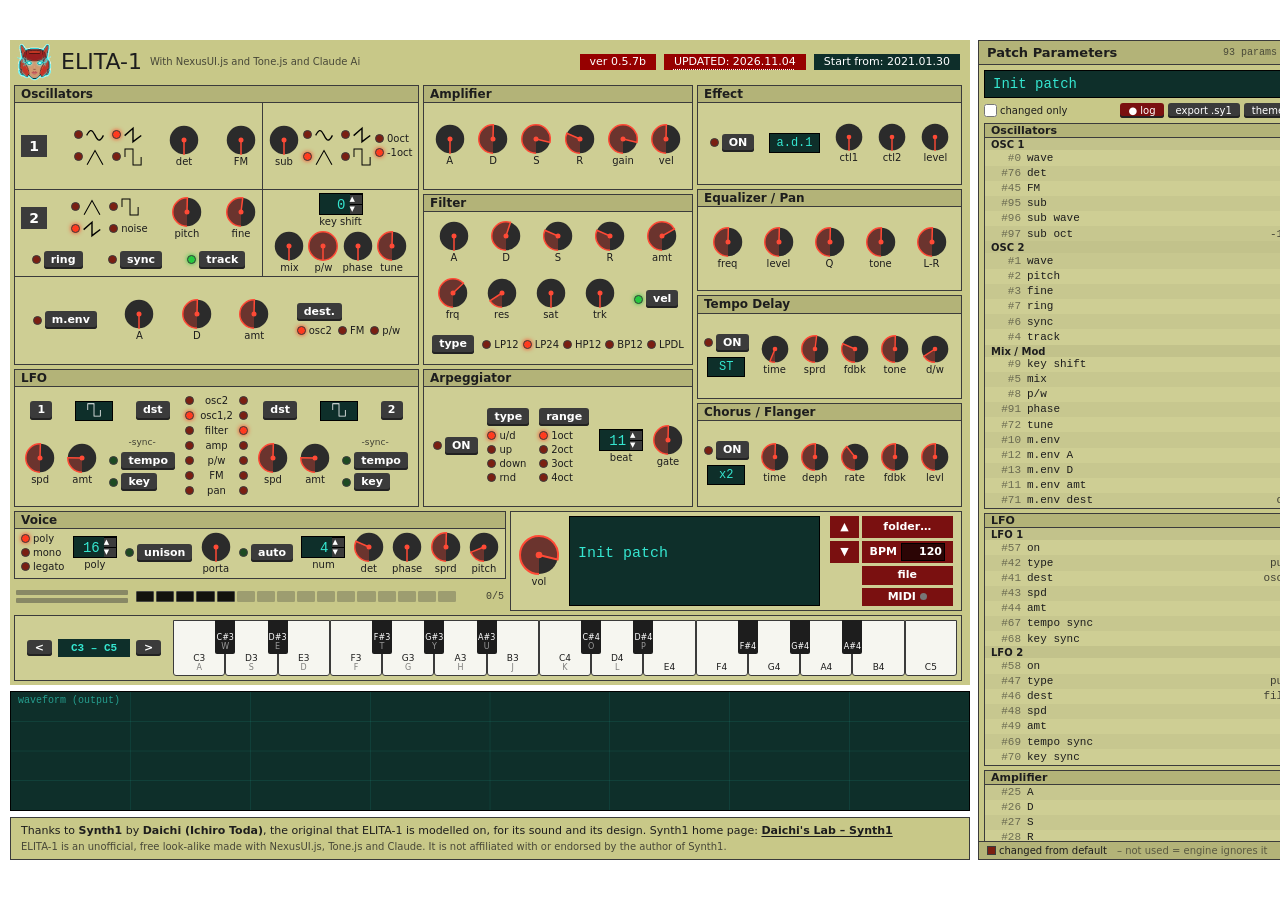
<file: index.html>
<!DOCTYPE html>
<html lang="en">
  <head>
    <meta charset="utf-8">
    <link rel="stylesheet" type="text/css" href="css/reset.css">
    <link rel="stylesheet" type="text/css" href="css/style.css">
    <link rel="stylesheet" type="text/css" href="css/compact.css">
    <link rel="stylesheet" type="text/css" href="css/params.css">
    <link rel="stylesheet" type="text/css" href="css/themes.css">
    <link rel="stylesheet" type="text/css" href="css/voiceind.css">
    <title>ELITA-1</title>
  </head>
  <body>
   <div id="stage">
    <div id="main">
    <div id="elita1">
      <div id="title">
        <span><img src="img/e1.png" alt="ELITA-1 icon" width="37" height="37"></span>
        <h1 class="fs2em">ELITA-1</h1>
        <h2 class="description">With NexusUI.js and Tone.js and Claude Ai</h2>
        <h3 class="version">ver 0.5.7b</h3>
        <h3 class="date">UPDATED: 2026.11.04</h3>
        <h3 class="date_old">Start from: 2021.01.30</h3>
      </div>

      <div id="table-cell01">
        <div id="oscillators"><h2 class="h2-label">Oscillators</h2></div>
        <div id="lfo"><h2 class="h2-label">LFO</h2></div>
      </div>
      <div id="table-cell02">
        <div id="amplifier"><h2 class="h2-label">Amplifier</h2></div>
        <div id="filter"><h2 class="h2-label">Filter</h2></div>
        <div id="arpeggiator"><h2 class="h2-label">Arpeggiator</h2></div>
      </div>
      <div id="table-cell03">
        <div id="effect"><h2 class="h2-label">Effect</h2></div>
        <div id="equalizer-pan"><h2 class="h2-label">Equalizer / Pan</h2></div>
        <div id="tempo-delay"><h2 class="h2-label">Tempo Delay</h2></div>
        <div id="chrous-flanger"><h2 class="h2-label">Chorus / Flanger</h2></div>
      </div>

      <div id="bottom">
        <div id="vcol"><div id="voice"><h2 class="h2-label">Voice</h2></div><div id="vind"></div></div>
        <div id="patchbox">
          <div id="vol"></div>
          <div id="lcdbox"><div id="pline"><span id="pname">Init patch</span><span id="pidx"></span></div><div id="pinfo">&nbsp;</div></div>
          <div id="pbtns">
            <div id="pnav"><button type="button" class="btn" id="pnext" title="next patch (↑ key)">▲</button><button type="button" class="btn" id="pprev" title="previous patch (↓ key)">▼</button></div>
            <button type="button" class="btn" id="dirbtn" title="choose a folder of .sy1 files">folder…</button>
            <span class="btn bpmbox" title="tempo for LFO tempo-sync and Delay time (Synth1 takes it from the host)">BPM <input id="bpm" type="text" inputmode="numeric" maxlength="3" value="120" autocomplete="off" spellcheck="false"></span>
            <label class="btn">file<input id="file" type="file" accept=".sy1"></label>
          </div>
          <input id="dirin" type="file" webkitdirectory multiple hidden>
        </div>
      </div>
      <div id="keybar">
        <div id="kbinfo"><button type="button" class="sb" id="octdn">&lt;</button><b id="oct"></b><button type="button" class="sb" id="octup">&gt;</button></div>
        <div id="kb"></div>
      </div>
    </div>
    <div id="scopebox"><canvas id="scope" width="1920" height="240"></canvas><span id="scopelbl">waveform (output)</span></div>
    <footer id="credits">
      <p>Thanks to <b>Synth1</b> by <b>Daichi (Ichiro Toda)</b>, the original that ELITA-1 is modelled on, for its sound and its design.
        Synth1 home page: <a href="https://daichilab.sakura.ne.jp/softsynth/index.html" target="_blank" rel="noopener noreferrer">Daichi's Lab &ndash; Synth1</a></p>
      <p class="small">ELITA-1 is an unofficial, free look-alike made with NexusUI.js, Tone.js and Claude. It is not affiliated with or endorsed by the author of Synth1.</p>
    </footer>
    </div>
    <aside id="plist" aria-label="patch parameters"></aside>
   </div>
    <script src="js/loader.js"></script>   <!-- picks the sound engine (Settings > Sound engine) and writes the script tags for it: the C++ / Wasm core, or the Tone.js engine -->
  </body>
</html>
</file>
<file: css/style.css>
@charset "utf-8";
:root{ --bg:#C8C888; --hd:#b3b378; --ink:#1d1d1d; --dk:#3b3b3b; --lcd:#0e2f2a; --lcdf:#35e6d0; --led:#7a1f12; --on:#ff3b1f; --grn:#27c93f;
  /* theme variables (css/themes.css overrides these; js/theme.js lets the user edit them) */
  --on-dk:#fff; --dk-sh:#222; --tag:#960000; --tag2:#0e2e2a; --btn:#7a1010; --btn-fg:#fff; --btn-in:#2b0505; --hi:#f4e36a; --hi-fg:#222; --led-g:#1d4a22;
  --page:#ffffff; --key-w:#f6f6f0; --key-fg:#1d1d1d; --key-b:#1d1d1d; --key-b-fg:#fff; --knob:#2b2b2b; --knob-acc:#ff4a36; --lcd-edge:#000;
  --panel:rgba(255,255,255,.10); --row-alt:rgba(0,0,0,.035); --sub-bg:rgba(0,0,0,.06); --ch-fg:#ffd9d0; --ico-filter:none; --lcd-ico:invert(1) brightness(1.6); }
body{ margin:0; font:11px/1.3 "Hiragino Sans","Yu Gothic UI",system-ui,sans-serif; color:var(--ink); }

/* frame (original colour #C8C888) */
#elita1{ display:grid; grid-template-columns:405px 270px 265px; grid-auto-rows:min-content; gap:5px 4px; width:960px; background:var(--bg); padding:5px; }
#title, #bottom{ grid-column:1/-1; }
#title{ padding:0 4px; line-height:2em; }
#title h1, #title h2, #title h3{ display:inline-block; }
#title .description{ width:560px; text-align:center; }
#title .version, #title .date{ padding:0 1em; background:var(--tag); color:var(--on-dk); text-align:center; }
#title .date_old{ padding:0 1em; background:var(--tag2); color:var(--on-dk); text-align:center; }
#table-cell01, #table-cell02, #table-cell03{ display:flex; flex-direction:column; gap:5px; }

/* section: dark outline + title band */
#oscillators,#lfo,#amplifier,#filter,#arpeggiator,#effect,#equalizer-pan,#tempo-delay,#chrous-flanger,#voice{ border:1px solid var(--dk); background:var(--panel); }
.h2-label{ font-size:13px; font-weight:700; padding:0 6px; background:var(--hd); border-bottom:1px solid var(--dk); }
.body{ padding:5px 6px 6px; display:flex; flex-direction:column; gap:5px; }
.row{ display:flex; align-items:flex-end; gap:4px; }
.row.top{ align-items:flex-start; }
.col{ display:flex; flex-direction:column; gap:4px; align-items:flex-start; }
/* Oscillators: divider lines (as on Synth1) + parts spread evenly inside each cell */
.osc{ display:grid; grid-template-columns:1fr 176px; gap:0; margin:-5px -6px -6px; }
.osc > *{ padding:6px 8px; border-bottom:1px solid var(--dk); }
.osc > :nth-child(odd){ padding-left:6px; }
.osc > :nth-child(even){ padding-right:6px; border-left:1px solid var(--dk); }
.osc .row{ justify-content:space-around; align-items:center; }
.osc .col{ align-items:stretch; justify-content:space-around; }
.osc .span{ grid-column:1/-1; border-bottom:0; padding:6px 6px 7px; }

/* controls */
.ctl{ display:flex; flex-direction:column; align-items:center; gap:1px; }
.ctl > span, .cap{ font-size:10px; line-height:1.1; }
.tag{ font-size:14px; font-weight:700; padding:0 6px; background:var(--dk); color:var(--on-dk); align-self:center; }
.sb{ background:var(--dk); color:var(--on-dk); font-weight:700; font-size:11px; padding:2px 7px; border-radius:3px; box-shadow:inset 0 -2px 0 var(--dk-sh); }
.sb:active{ background:var(--dk-sh); }
.tg{ display:inline-flex; align-items:center; gap:3px; }
.led, .lamp i{ width:9px; height:9px; border-radius:50%; flex:none; background:var(--led); border:1px solid var(--dk); }
.tg.on .led, .lamp input:checked + i{ background:var(--on); box-shadow:0 0 4px var(--on); }
.tg.g .led{ background:var(--led-g); } .tg.g.on .led{ background:var(--grn); box-shadow:0 0 4px var(--grn); }
.tg.n .led{ display:none; } .tg.n.on .sb{ background:var(--hi); color:var(--hi-fg); }
.lcd{ background:var(--lcd); color:var(--lcdf); border:1px solid var(--lcd-edge); min-width:38px; height:20px; padding:0 6px; font:12px/18px monospace; text-align:center; }
.lcd img{ height:14px; vertical-align:middle; filter:var(--lcd-ico); }
.nbox{ display:flex; align-items:stretch; background:var(--lcd); border:1px solid var(--lcd-edge); height:22px; }
.nbox > span:first-child{ min-width:30px; padding:0 4px; color:var(--lcdf); font:14px/22px monospace; text-align:right; }
.nbox .ar{ display:flex; flex-direction:column; width:12px; }
.nbox .ar button{ flex:1; font-size:7px; line-height:1; background:var(--dk); color:var(--on-dk); border-top:1px solid var(--lcd-edge); }

.lamps{ display:flex; flex-direction:column; gap:1px; }
.lamps.g2{ display:grid; grid-template-columns:repeat(2,auto); gap:4px 8px; }
.lamps.h{ flex-direction:row; gap:6px; }
.lw{ display:flex; flex-direction:column; align-items:flex-start; gap:3px; }
.lamp{ display:flex; align-items:center; gap:3px; font-size:10px; cursor:pointer; position:relative; }
.lamp input{ -webkit-appearance:none; appearance:none; position:absolute; opacity:0; width:0; height:0; }
.lamp input:focus-visible + i{ outline:2px solid var(--on-dk); outline-offset:1px; }
.lamp img{ width:22px; height:22px; }

/* LFO 1 | shared destination labels | LFO 2 -- parts spread evenly inside each block */
.lfo7{ display:grid; grid-template-columns:1fr auto 1fr; gap:0 6px; }
.lb{ display:flex; flex-direction:column; gap:6px; }
.lc{ display:grid; grid-template-columns:auto auto auto; gap:2px 6px; align-content:start; align-items:center; font-size:10px; }
.lc > span{ text-align:center; }
.sync{ font-size:10px; display:flex; gap:4px; align-items:center; }
#lfo .lb{ align-items:stretch; justify-content:space-around; }
#lfo .lb .row{ justify-content:space-around; align-items:center; }
#lfo .sync{ align-self:center; }
#lfo .lc{ align-content:space-around; }

/* Filter / Arpeggiator: rows spread evenly across the panel */
#amplifier .row, #filter .row, #arpeggiator .row{ justify-content:space-around; align-items:center; }
#amplifier .body, #filter .body, #arpeggiator .body, #lfo .body{ padding:8px 6px 10px; gap:8px; }
#filter .lamps.h{ gap:4px; flex-wrap:nowrap; }
#filter .row.ftype{ gap:4px; }

/* Effect / Equalizer / Tempo Delay / Chorus / Voice: parts spread evenly across each panel */
#effect .row, #equalizer-pan .row, #voice .row{ justify-content:space-around; align-items:center; }
#effect .body, #equalizer-pan .body, #tempo-delay .body, #chrous-flanger .body, #voice .body{ padding:7px 6px 9px; gap:7px; }
/* Delay / Chorus: ON + indicator stacked in a left column, dials spread evenly in the space on the right */
.row.split{ align-items:center; gap:6px; }
.split .col.sw{ align-items:center; gap:5px; flex:none; }
.split .kn{ flex:1; display:flex; justify-content:space-around; align-items:center; gap:0; }

/* bottom */
#bottom{ display:flex; align-items:center; gap:8px; padding:4px 8px; border:1px solid var(--dk); background:var(--panel); }
#patchbox{ flex:1; background:var(--lcd); border:1px solid var(--lcd-edge); padding:4px 8px; color:var(--lcdf); font:15px/1.3 monospace; }
#pinfo{ font-size:12px; opacity:.8; }
.btn{ position:relative; background:var(--btn); color:var(--btn-fg); font-weight:700; padding:6px 12px; cursor:pointer; }
.btn input{ position:absolute; inset:0; opacity:0; cursor:pointer; width:100%; }
.btn:focus-within{ outline:2px solid var(--on-dk); outline-offset:2px; }

/* original utility classes */
.pr5{ padding-right:5px; } .mr10{ margin-right:10px; } .mr20{ margin-right:20px; } .mb3{ margin-bottom:3px; } .fs2em{ font-size:2em; }
.bpmbox{ cursor:default; display:flex; align-items:center; gap:4px; }
.bpmbox input{ width:44px; background:var(--btn-in); color:var(--btn-fg); border:1px solid var(--lcd-edge); font:inherit; padding:1px 2px; text-align:right; }
</file>
<file: css/compact.css>
/* Compact mock: same look as style.css, columns end at the same height, Voice + patch display move to a bottom strip.
   Loaded after style.css. */
#elita1{ gap:4px; padding:4px; }
#title{ display:flex; align-items:center; gap:8px; padding:0 2px; line-height:1.2; }
#title .description{ flex:1; width:auto; text-align:left; font-size:10px; opacity:.75; }
#title .version, #title .date, #title .date_old{ padding:1px 10px; }

/* every panel is a flex column and grows so the three columns end on the same line */
#table-cell01, #table-cell02, #table-cell03{ gap:4px; }
#table-cell01 > div, #table-cell02 > div, #table-cell03 > div, #voice{ display:flex; flex-direction:column; }
#table-cell01 > div, #table-cell02 > div, #table-cell03 > div{ flex:1 1 auto; }
.h2-label{ font-size:12px; line-height:1.35; }
#elita1 .body{ flex:1; justify-content:space-around; padding:3px 6px 4px; gap:3px; }
.lamp img{ width:18px; height:18px; }
.tag{ padding:0 5px; }

/* Oscillators: rows stretch evenly, contents centred */
#oscillators .body{ padding:0; }
#oscillators .osc{ flex:1; margin:0; grid-template-columns:1fr 156px; grid-auto-rows:1fr; }
.osc > *{ padding:3px 6px; display:flex; }
.osc .col{ justify-content:space-around; align-items:center; }
.osc .row{ align-items:center; }
.osc .span{ padding:3px 6px; }
.col.sws{ gap:3px; align-items:flex-start; }
.col.sws .tg{ white-space:nowrap; }

/* LFO */
.lb{ gap:4px; }
.lb .row{ gap:4px; }
.sync{ font-size:9px; opacity:.8; align-self:center; }

/* bottom strip */
#elita1 #bottom{ grid-column:1/-1; display:flex; gap:4px; padding:0; border:0; background:none; }
#elita1 #vcol{ flex:0 0 492px; align-self:stretch; display:flex; flex-direction:column; gap:4px; }   /* Voice panel top = patch box top; the indicator fills the space below it */
#elita1 #vcol #voice{ flex:none; }
#elita1 #patchbox{ flex:1; display:flex; align-items:center; gap:10px; padding:4px 8px; border:1px solid var(--dk); background:var(--panel); font:inherit; color:inherit; }
#lcdbox{ flex:1; align-self:stretch; display:flex; flex-direction:column; justify-content:center; background:var(--lcd); border:1px solid var(--lcd-edge); padding:2px 8px; color:var(--lcdf); font:15px/1.3 monospace; }
#pinfo{ font-size:11px; opacity:.8; }
#voice .row{ justify-content:space-between; }

/* osc labels: identical size, same left edge in both rows */
.osc .tag{ flex:none; width:26px; text-align:center; padding:0; font-size:14px; line-height:22px; }
.osc > :nth-child(1) .row, .osc .o2 > .row:first-child, .osc > .row:first-child{ justify-content:space-between; }
.osc > :nth-child(1){ }
.osc .o2{ align-items:stretch; justify-content:space-around; gap:4px; }
.osc .o2 .row{ width:100%; justify-content:space-between; }
.osc .o2 .row.sw3{ justify-content:space-around; }
/* LFO and Arpeggiator share the same top line / height */
#lfo, #arpeggiator{ flex:0 0 138px !important; }

/* keyboard strip */
#keybar{ grid-column:1/-1; display:flex; gap:4px; border:1px solid var(--dk); background:var(--panel); padding:4px; --bw:20px; }
#kbinfo{ flex:0 0 150px; display:flex; flex-wrap:wrap; align-content:center; align-items:center; justify-content:center; gap:4px 6px; font-size:10px; text-align:center; }
#kbinfo b{ font-size:11px; min-width:72px; text-align:center; background:var(--lcd); color:var(--lcdf); padding:2px 4px; font-family:monospace; }
#kbinfo .sb{ padding:1px 8px; }
#kb{ position:relative; flex:1; display:flex; height:56px; user-select:none; touch-action:none; }
#kb .key{ display:flex; flex-direction:column; justify-content:flex-end; align-items:center; gap:0; padding-bottom:2px; font-size:9px; line-height:1.1; color:var(--key-fg); }
#kb .key.w{ flex:1; background:var(--key-w); border:1px solid var(--dk); border-radius:0 0 3px 3px; }
#kb .key.b{ position:absolute; top:0; width:var(--bw); height:60%; background:var(--key-b); border-radius:0 0 2px 2px; z-index:1; color:var(--key-b-fg); font-size:8px; }
#kb .key small{ font-size:8px; opacity:.55; }
#kb .key.on{ background:var(--on); }
#kb .key.on small{ opacity:1; }

/* patch browser */
#pline{ display:flex; justify-content:space-between; gap:8px; }
#pidx{ opacity:.75; font-size:12px; }
#pbtns{ display:grid; grid-template-columns:auto auto; grid-template-rows:1fr 1fr; gap:3px; align-self:stretch; }
#pbtns .btn{ padding:2px 8px; font-size:11px; display:flex; align-items:center; justify-content:center; border:0; font-family:inherit; }
#pnav{ grid-row:1/3; display:flex; flex-direction:column; gap:3px; }
#pnav .btn{ flex:1; padding:0 10px; }
#pbtns > .btn{ grid-column:2; }

/* oscilloscope (outside the panel, under the keyboard) */
#scopebox{ position:relative; width:960px; margin-top:6px; }
#scope{ display:block; width:960px; height:120px; background:var(--lcd); border:1px solid var(--lcd-edge); box-sizing:border-box; }
#scopelbl{ position:absolute; left:8px; top:4px; font:10px monospace; color:var(--lcdf); opacity:.6; }
</file>
<file: css/params.css>
/* Parameter list (right of the panel). Colours follow the panel: frame #C8C888, title band #b3b378, dark outline #3b3b3b, LCD green. */
#stage{ display:flex; gap:8px; align-items:flex-start; width:max-content; }
#main{ width:960px; flex:none; }
#plist{ width:380px; flex:none; display:flex; flex-direction:column; background:var(--bg); border:1px solid var(--dk); height:var(--mainh, 613px); font:11px/1.35 ui-monospace,"SF Mono",Menlo,Consolas,monospace; color:var(--ink); }
#plist .ph{ padding:4px 8px; background:var(--hd); border-bottom:1px solid var(--dk); font:700 13px "Hiragino Sans","Yu Gothic UI",system-ui,sans-serif; display:flex; justify-content:space-between; align-items:center; }
#plist .ph small{ font:10px monospace; opacity:.7; font-weight:400; }
#plist .pn{ margin:5px; padding:4px 8px; background:var(--lcd); color:var(--lcdf); border:1px solid var(--lcd-edge); }
#plist .pn b{ display:block; font-size:14px; font-weight:400; white-space:nowrap; overflow:hidden; text-overflow:ellipsis; }
#plist .pn span{ font-size:10px; opacity:.75; }
#plist .tools{ display:flex; gap:4px; padding:0 5px 5px; align-items:center; font:10px "Hiragino Sans","Yu Gothic UI",system-ui,sans-serif; }
#plist .tools label{ display:flex; gap:3px; align-items:center; cursor:pointer; margin-right:auto; }
#plist .tools button{ white-space:nowrap; background:var(--dk); color:var(--on-dk); font:700 10px inherit; padding:2px 8px; border-radius:3px; box-shadow:inset 0 -2px 0 var(--dk-sh); cursor:pointer; }
#plist .scroll{ flex:1; overflow:auto; padding:0 5px 5px; scrollbar-color:var(--dk) transparent; scrollbar-width:thin; }
#plist section{ border:1px solid var(--dk); background:var(--panel); margin-bottom:4px; }
#plist h3{ margin:0; padding:0 6px; background:var(--hd); border-bottom:1px solid var(--dk); font:700 11px "Hiragino Sans","Yu Gothic UI",system-ui,sans-serif; }
#plist h4{ margin:0; padding:1px 6px 0; font:700 10px "Hiragino Sans","Yu Gothic UI",system-ui,sans-serif; background:var(--sub-bg); }
#plist .r{ display:grid; grid-template-columns:30px 1fr auto; gap:0 6px; padding:0 6px; align-items:baseline; }
#plist .r:nth-child(even){ background:var(--row-alt); }
#plist .no{ opacity:.55; text-align:right; }
#plist .nm{ white-space:nowrap; overflow:hidden; background:linear-gradient(to right,transparent 0,transparent 0); }
#plist .v{ text-align:right; min-width:92px; }
#plist .v .vi{ width:38px; padding:0 4px; margin:0; border:0; border-radius:0; font:inherit; text-align:right; background:var(--lcd); color:var(--lcdf); box-shadow:none; }
#plist .v .vi:focus{ outline:2px solid var(--on); outline-offset:-1px; background:var(--lcd-edge); }
#plist .v em{ font-style:normal; opacity:.8; margin-right:4px; }
#plist .v em[hidden]{ display:none; }
#plist .r.ch .v .vi{ background:var(--led); color:var(--ch-fg); box-shadow:0 0 0 1px var(--on) inset; }
#plist .r.un .nm, #plist .r.un .no{ opacity:.45; }
#plist .r.un .nm::after{ content:" – not used"; font-size:9px; }
#plist .r.off{ display:none; }
#plist.onlych .r:not(.ch){ display:none; }
#plist.onlych h4:not(.has), #plist.onlych section:not(.has){ display:none; }
#plist .foot{ padding:3px 8px; border-top:1px solid var(--dk); background:var(--hd); font:10px "Hiragino Sans","Yu Gothic UI",system-ui,sans-serif; display:flex; gap:10px; }
#plist .foot .sw1{ display:inline-block; width:9px; height:9px; vertical-align:-1px; margin-right:3px; border:1px solid var(--dk); }

/* BPM box: the generic ".btn input" rule makes inputs invisible overlays (for the file picker); the BPM number must stay visible */
.btn.bpmbox input{ position:static; inset:auto; opacity:1; width:44px; cursor:text; }

/* update-history window (click "UPDATED" in the title) */
#title .date:hover{ filter:brightness(1.25); }
#histdlg{ width:min(560px, 92vw); max-height:80vh; padding:0; border:1px solid var(--dk); background:var(--bg); color:var(--ink); font:12px/1.5 "Hiragino Sans","Yu Gothic UI",system-ui,sans-serif; }
#histdlg::backdrop{ background:rgba(0,0,0,.45); }
#histdlg .hh{ display:flex; justify-content:space-between; align-items:center; padding:4px 8px; background:var(--hd); border-bottom:1px solid var(--dk); font-size:13px; }
#histdlg .hh button{ background:var(--dk); color:var(--on-dk); font:700 10px inherit; padding:2px 8px; margin-left:4px; border-radius:3px; cursor:pointer; box-shadow:inset 0 -2px 0 var(--dk-sh); }
#histdlg .hb{ padding:6px 14px 12px; overflow:auto; max-height:calc(80vh - 34px); }
#histdlg h2, #histdlg h3{ margin:8px 0 4px; font-size:14px; background:var(--tag); color:var(--on-dk); padding:1px 8px; display:inline-block; }
#histdlg ul{ margin:4px 0 8px; padding-left:18px; list-style:disc; } #histdlg li{ margin:2px 0; }
#histdlg code{ font:11px ui-monospace,Menlo,Consolas,monospace; background:var(--sub-bg); padding:0 3px; }

/* Page layout: the whole UI (panel + parameter list) sits in the middle of the browser window with a 10px margin on every side.
   margin:auto centres it both ways; when the window is smaller than the UI it starts at the 10px margin and scrolls. */
html{ min-height:100%; }
body{ box-sizing:border-box; min-height:100vh; min-width:max-content; padding:10px; display:flex; }
#stage{ margin:auto; }

/* Footer: credits to the original Synth1 (under the oscilloscope, same width as the panel) */
#credits{ margin-top:6px; padding:5px 10px; border:1px solid var(--dk); background:var(--bg); color:var(--ink); font:11px/1.5 "Hiragino Sans","Yu Gothic UI",system-ui,sans-serif; }
#credits p{ margin:0; }
#credits p.small{ font-size:10px; opacity:.75; }
#credits a{ color:inherit; font-weight:700; text-decoration:underline; text-underline-offset:2px; }
#credits a:hover{ color:var(--on); }

/* pop-up list of an LCD button (effect type / delay type / chorus type) */
.lcd.pop{ cursor:pointer; }
.lcdmenu{ position:fixed; z-index:50; display:grid; grid-auto-flow:column; background:var(--lcd); border:1px solid var(--lcd-edge); box-shadow:0 3px 10px rgba(0,0,0,.45); font:12px/18px monospace; }
.lcdmenu .lcdopt{ display:block; min-width:46px; padding:1px 10px; text-align:left; background:transparent; color:var(--lcdf); cursor:pointer; white-space:nowrap; }
.lcdmenu .lcdopt:hover, .lcdmenu .lcdopt:focus-visible{ background:var(--lcdf); color:var(--lcd); outline:none; }
.lcdmenu .lcdopt.sel{ box-shadow:inset 3px 0 0 var(--on); font-weight:700; }
.lcdmenu .lcdopt img{ height:14px; vertical-align:middle; filter:var(--lcd-ico); }

/* patch display: click to choose a patch from the folder */
#lcdbox.pl-click{ cursor:pointer; }
.lcdmenu.pl{ display:block; max-height:min(60vh, 420px); overflow:auto; scrollbar-color:var(--lcdf) transparent; scrollbar-width:thin; }
.lcdmenu.pl .lcdopt{ display:flex; gap:10px; width:100%; }
.lcdmenu.pl .lcdopt i{ font-style:normal; opacity:.6; min-width:2.2em; text-align:right; }
.lcdmenu.pl .lcdopt.more{ border-top:1px solid var(--lcdf); opacity:.85; }

/* MIDI input (js/midi.js) */
.midibtn .mdot{ display:inline-block; width:7px; height:7px; border-radius:50%; margin-left:4px; background:#777; vertical-align:middle; }
.midibtn.on .mdot{ background:#3fe05a; }
.midibtn.act .mdot{ background:#fff; box-shadow:0 0 5px #fff; }
.midipanel{ display:block; width:360px; max-height:calc(100vh - 8px); overflow:auto; padding:8px 10px; color:var(--lcdf); font:12px/1.5 monospace; }
.midipanel .dim{ opacity:.7; }
.midipanel .mhead{ display:flex; justify-content:space-between; border-bottom:1px solid var(--lcdf); margin-bottom:4px; }
.midipanel .merr{ color:var(--on); }
.midipanel .mrow{ display:flex; align-items:center; justify-content:space-between; gap:8px; }
.midipanel .mrow .tgt{ margin-left:auto; }
.midipanel .mrow .val{ min-width:3.5em; text-align:center; }
.midipanel .lcdopt{ width:100%; }
.midipanel .lcdopt.tgl{ width:auto; }
.midipanel .sb2{ background:transparent; color:var(--lcdf); border:0; cursor:pointer; font:inherit; padding:0 6px; }
.midipanel .sb2:hover{ background:var(--lcdf); color:var(--lcd); }
.midipanel .msep{ border-top:1px solid var(--lcdf); margin-top:4px; padding-top:4px; }
.midipanel .mfoot{ display:flex; gap:6px; margin-top:6px; }
.midipanel .mfoot .btn{ padding:2px 8px; font-size:11px; border:0; font-family:inherit; }
.midipanel .mfoot .r{ margin-left:auto; }
#midistat{ position:fixed; left:8px; bottom:8px; z-index:40; display:none; font:11px monospace; background:rgba(0,0,0,.8); color:#7dff9b; padding:3px 8px; border-radius:3px; pointer-events:none; }
.learning{ outline:2px dashed var(--on); outline-offset:2px; animation:mlearn .7s steps(2) infinite; }
@keyframes mlearn{ 50%{ outline-color:transparent; } }
</file>
<file: css/themes.css>
/* Colour themes. js/theme.js sets <html data-theme="...">; the user's own colour edits are applied on top as inline variables.
   "classic" is the original look and needs no overrides (the defaults live in :root of style.css).
   The wave icons are black SVGs, so the dark themes turn them light with a filter. */
.lamp img{ filter:var(--ico-filter); }
html{ background:var(--page); }

:root[data-theme="dark"]{
  --bg:#2b2d2f; --hd:#1f2022; --ink:#e6e6e0; --dk:#6a6e72; --lcd:#06130f; --lcdf:#5dffc4; --led:#4a1a14; --on:#ff5a3c; --grn:#3fe05a;
  --on-dk:#fff; --dk-sh:#3d4043; --tag:#b02a1a; --tag2:#12403a; --btn:#8a2a1e; --btn-fg:#fff; --btn-in:#1a0807; --hi:#f4e36a; --hi-fg:#222; --led-g:#1d4a22;
  --page:#141517; --key-fg:#1d1d1d; --key-w:#d8d8d0; --key-b:#101112; --key-b-fg:#fff; --knob:#141517; --knob-acc:#ff6a4d; --lcd-edge:#000;
  --panel:rgba(255,255,255,.05); --row-alt:rgba(255,255,255,.04); --sub-bg:rgba(255,255,255,.08); --ch-fg:#ffd9d0;
  --ico-filter:invert(.88); --lcd-ico:invert(1) brightness(1.6);
}
:root[data-theme="midnight"]{
  --bg:#1c2740; --hd:#16203a; --ink:#dfe8ff; --dk:#4f6396; --lcd:#071426; --lcdf:#7fd4ff; --led:#3a2030; --on:#ffb347; --grn:#4be08a;
  --on-dk:#fff; --dk-sh:#2e3c63; --tag:#2f5fc4; --tag2:#123a5c; --btn:#2f4f9a; --btn-fg:#fff; --btn-in:#0b1530; --hi:#ffd36a; --hi-fg:#1a1a1a; --led-g:#14402c;
  --page:#0d1424; --key-fg:#14203a; --key-w:#e8eefc; --key-b:#0e1626; --key-b-fg:#fff; --knob:#0c1322; --knob-acc:#ffb347; --lcd-edge:#000;
  --panel:rgba(255,255,255,.05); --row-alt:rgba(255,255,255,.04); --sub-bg:rgba(255,255,255,.08); --ch-fg:#fff1d6;
  --ico-filter:invert(.9); --lcd-ico:invert(1) brightness(1.6);
}
:root[data-theme="light"]{
  --bg:#ececec; --hd:#d6d6d6; --ink:#202124; --dk:#5b5f66; --lcd:#d7e3cf; --lcdf:#1c3a22; --led:#b8aaa6; --on:#e8412a; --grn:#2fb344;
  --on-dk:#fff; --dk-sh:#3a3d42; --tag:#c0392b; --tag2:#3d6b5e; --btn:#a8322a; --btn-fg:#fff; --btn-in:#5a1b16; --hi:#f4e36a; --hi-fg:#222; --led-g:#9fb8a4;
  --page:#f7f7f7; --key-fg:#222; --key-w:#ffffff; --key-b:#222222; --key-b-fg:#fff; --knob:#3a3d42; --knob-acc:#e8412a; --lcd-edge:#444;
  --panel:rgba(255,255,255,.35); --row-alt:rgba(0,0,0,.04); --sub-bg:rgba(0,0,0,.06); --ch-fg:#3a0f0a;
  --ico-filter:none; --lcd-ico:none;
}
</file>
<file: css/voiceind.css>
/* voice indicator (js/voiceind.js): Synth1-style voice cells + L/R level bars, under the Voice panel */
#elita1 #vind{ flex:1; min-height:0; display:flex; align-items:center; gap:8px; padding:0 2px; }
#elita1 #vind .vm{ flex:0 0 112px; display:flex; flex-direction:column; gap:3px; }
#elita1 #vind .vm i{ display:block; height:5px; background:var(--dk); opacity:.45; position:relative; overflow:hidden; border-radius:1px; }
#elita1 #vind .vm b{ position:absolute; left:0; top:0; bottom:0; width:100%; transform-origin:0 50%; transform:scaleX(0); background:var(--on); box-shadow:0 0 3px var(--on); }
#elita1 #vind .vc{ flex:1; display:grid; gap:2px; grid-template-columns:repeat(16, 1fr); min-width:0; }
#elita1 #vind .vc u{ display:block; height:11px; background:var(--lcd-edge); border:1px solid var(--dk); border-radius:1px; opacity:.9; }
#elita1 #vind .vc u.x{ background:var(--dk); opacity:.3; }
#elita1 #vind .vc u.on{ background:var(--on); box-shadow:0 0 4px var(--on); opacity:1; }
#elita1 #vind .vn{ flex:0 0 40px; text-align:right; font:10px/1 ui-monospace,Menlo,Consolas,monospace; white-space:nowrap; opacity:.8; }
</file>
